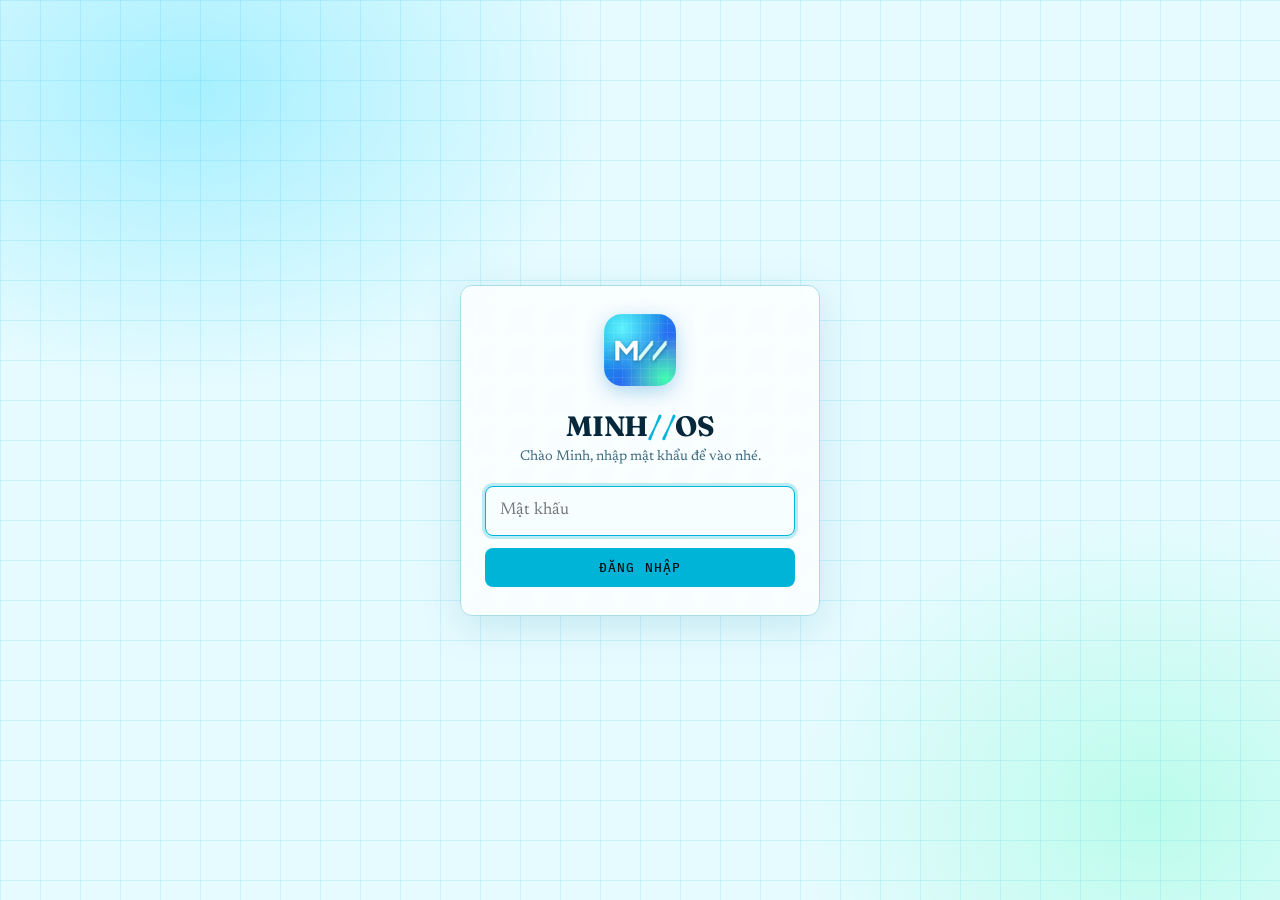
<file: static/login.html>
<!doctype html>
<html lang="vi">
<head>
<meta charset="utf-8">
<meta name="viewport" content="width=device-width, initial-scale=1, viewport-fit=cover">
<meta name="theme-color" content="#e6fbff">
<link rel="manifest" href="/manifest.webmanifest">
<link rel="apple-touch-icon" href="/static/icons/apple-touch-icon.png">
<meta name="apple-mobile-web-app-capable" content="yes">
<meta name="apple-mobile-web-app-title" content="MINH//OS">
<title>Đăng nhập · MINH//OS</title>
<link rel="stylesheet" href="https://fonts.googleapis.com/css2?family=Fraunces:opsz,wght@9..144,700&family=Newsreader:opsz,wght@6..72,400;6..72,500&family=IBM+Plex+Mono:wght@500&display=swap">
<style>
  *{box-sizing:border-box}
  body{margin:0;min-height:100vh;display:grid;place-items:center;padding:24px;color:#06283a;font:400 17px/1.5 Newsreader,Georgia,serif;
    background:radial-gradient(700px 500px at 15% 10%,rgba(0,210,255,.28),transparent 60%),radial-gradient(600px 500px at 90% 90%,rgba(61,255,176,.25),transparent 60%),
    linear-gradient(rgba(0,180,216,.12) 1px,transparent 1px) 0 0/40px 40px,linear-gradient(90deg,rgba(0,180,216,.12) 1px,transparent 1px) 0 0/40px 40px,#e6fbff}
  form{width:100%;max-width:360px;background:rgba(255,255,255,.75);backdrop-filter:blur(10px);border:1px solid #a9dde9;border-radius:12px;padding:28px 24px;
    box-shadow:0 10px 40px rgba(0,120,160,.15);text-align:center}
  img{width:72px;height:72px;border-radius:18px;box-shadow:0 6px 20px rgba(0,120,200,.3)}
  h1{font:700 28px Fraunces,Georgia,serif;letter-spacing:-.01em;margin:14px 0 4px}
  h1 span{color:#00b4d8}
  p{margin:0 0 18px;color:#3f6b80;font-size:14px}
  input{width:100%;font:inherit;padding:11px 14px;border:1px solid #a9dde9;border-radius:8px;background:#f6feff;color:inherit}
  input:focus{outline:none;border-color:#00b4d8;box-shadow:0 0 0 3px rgba(0,180,216,.25)}
  button{width:100%;margin-top:12px;font:500 13px "IBM Plex Mono",monospace;letter-spacing:.08em;text-transform:uppercase;padding:11px;border:0;border-radius:8px;
    background:#00b4d8;color:#00121a;cursor:pointer;transition:transform .15s,box-shadow .2s}
  button:hover{box-shadow:0 6px 18px rgba(0,180,216,.4);transform:translateY(-1px)}
  .err{color:#c0185f;margin:12px 0 0;font-size:14px}
</style>
</head>
<body>
<form method="post" action="/login">
  <img src="/static/icons/icon-192.png" alt="">
  <h1>MINH<span>//</span>OS</h1>
  <p>Chào Minh, nhập mật khẩu để vào nhé.</p>
  <input type="password" name="password" placeholder="Mật khẩu" autocomplete="current-password" required autofocus aria-label="Mật khẩu">
  <button>Đăng nhập</button>
  <!--ERR-->
</form>
</body>
</html>
</file>
